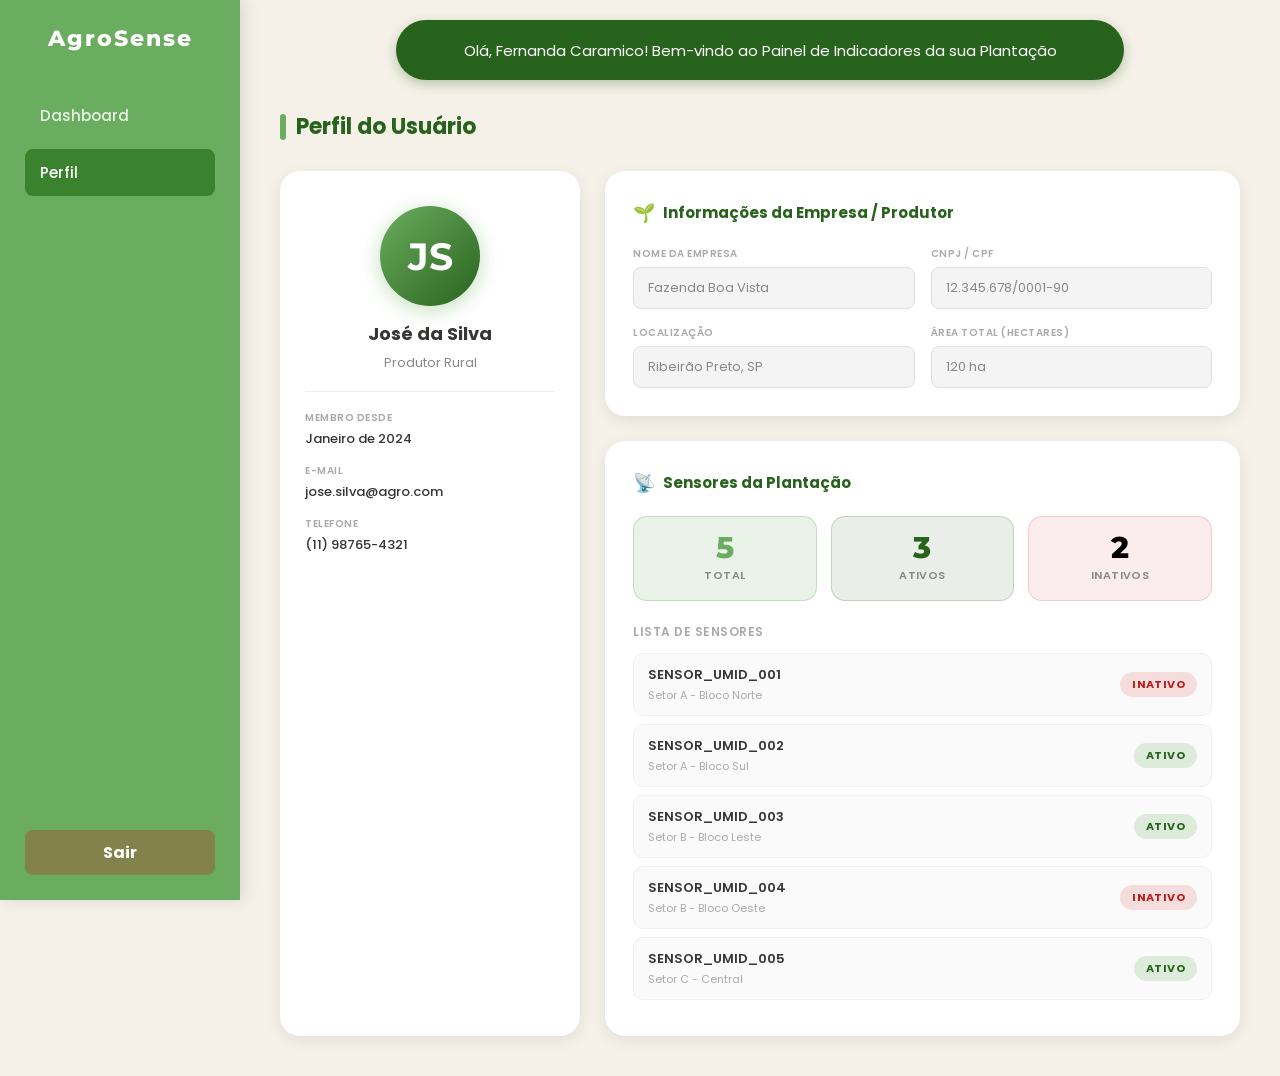
<file: view/perfil.html>
<!DOCTYPE html>
<html lang="pt-br">

<head>
  <meta charset="UTF-8">
  <meta name="viewport" content="width=device-width, initial-scale=1.0">
  <title>AgroSense - Perfil do Usuário</title>
  <link rel="stylesheet" href="../view/css/perfil.css">
  <link rel="preconnect" href="https://fonts.googleapis.com">
  <link href="https://fonts.googleapis.com/css2?family=Montserrat:wght@400;600;700;800&family=Poppins:wght@300;400;500;600;700;800&display=swap" rel="stylesheet">
</head>

<body>

  <aside class="sidebar">
    <div class="logo-sidebar">
      <h2>AgroSense</h2>
      <nav class="menu-itens">
        <a href="chart_dashboard.html">Dashboard</a>
        <a href="perfil.html" class="active">Perfil</a>
      </nav>
      <div class="sidebar-footer">
        <a href="login.html" class="btn-sair">Sair</a>
      </div>
    </div>
  </aside>

  <header>
    <nav class="barradashboard">
      <span>Olá, Fernanda Caramico! Bem-vindo ao Painel de Indicadores da sua Plantação</span>
    </nav>
  </header>

  <div class="main-content">
    <div class="page-title">Perfil do Usuário</div>

    <div class="profile-grid">

      <div class="card-avatar">
        <div class="avatar-circle">JS</div>
        <div class="avatar-nome">José da Silva</div>
        <div class="avatar-cargo">Produtor Rural</div>

        <div class="avatar-divider"></div>

        <div class="info-item">
          <span class="info-label">Membro desde</span>
          <span class="info-value">Janeiro de 2024</span>
        </div>
        <div class="info-item">
          <span class="info-label">E-mail</span>
          <span class="info-value">jose.silva@agro.com</span>
        </div>
        <div class="info-item">
          <span class="info-label">Telefone</span>
          <span class="info-value">(11) 98765-4321</span>
        </div>
      </div>

      <div class="card-empresa">
        <div class="card-titulo">
          <span class="icone">🌱</span> Informações da Empresa / Produtor
        </div>
        <div class="empresa-grid">
          <div class="campo">
            <label>Nome da Empresa</label>
            <input type="text" value="Fazenda Boa Vista" readonly />
          </div>
          <div class="campo">
            <label>CNPJ / CPF</label>
            <input type="text" value="12.345.678/0001-90" readonly />
          </div>
          <div class="campo">
            <label>Localização</label>
            <input type="text" value="Ribeirão Preto, SP" readonly />
          </div>
          <div class="campo">
            <label>Área Total (hectares)</label>
            <input type="text" value="120 ha" readonly />
          </div>
        </div>
      </div>

      <div class="card-sensores">
        <div class="card-titulo">
          <span class="icone">📡</span> Sensores da Plantação
        </div>

        <div class="sensores-resumo">
          <div class="sensor-stat total">
            <span class="numero">5</span>
            <span class="descricao">Total</span>
          </div>
          <div class="sensor-stat ativos">
            <span class="numero">3</span>
            <span class="descricao">Ativos</span>
          </div>
          <div class="sensor-stat inativos">
            <span class="numero">2</span>
            <span class="descricao">Inativos</span>
          </div>
        </div>

        <div class="sensores-lista-titulo">Lista de Sensores</div>

        <div class="sensor-item">
          <div class="sensor-info">
            <span class="sensor-id">SENSOR_UMID_001</span>
            <span class="sensor-local">Setor A - Bloco Norte</span>
          </div>
          <span class="sensor-badge inativo">Inativo</span>
        </div>
        <div class="sensor-item">
          <div class="sensor-info">
            <span class="sensor-id">SENSOR_UMID_002</span>
            <span class="sensor-local">Setor A - Bloco Sul</span>
          </div>
          <span class="sensor-badge ativo">Ativo</span>
        </div>
        <div class="sensor-item">
          <div class="sensor-info">
            <span class="sensor-id">SENSOR_UMID_003</span>
            <span class="sensor-local">Setor B - Bloco Leste</span>
          </div>
          <span class="sensor-badge ativo">Ativo</span>
        </div>
        <div class="sensor-item">
          <div class="sensor-info">
            <span class="sensor-id">SENSOR_UMID_004</span>
            <span class="sensor-local">Setor B - Bloco Oeste</span>
          </div>
          <span class="sensor-badge inativo">Inativo</span>
        </div>
        <div class="sensor-item">
          <div class="sensor-info">
            <span class="sensor-id">SENSOR_UMID_005</span>
            <span class="sensor-local">Setor C - Central</span>
          </div>
          <span class="sensor-badge ativo">Ativo</span>
        </div>
      </div>
    </div>
  </div>

</body>
</html>
</file>
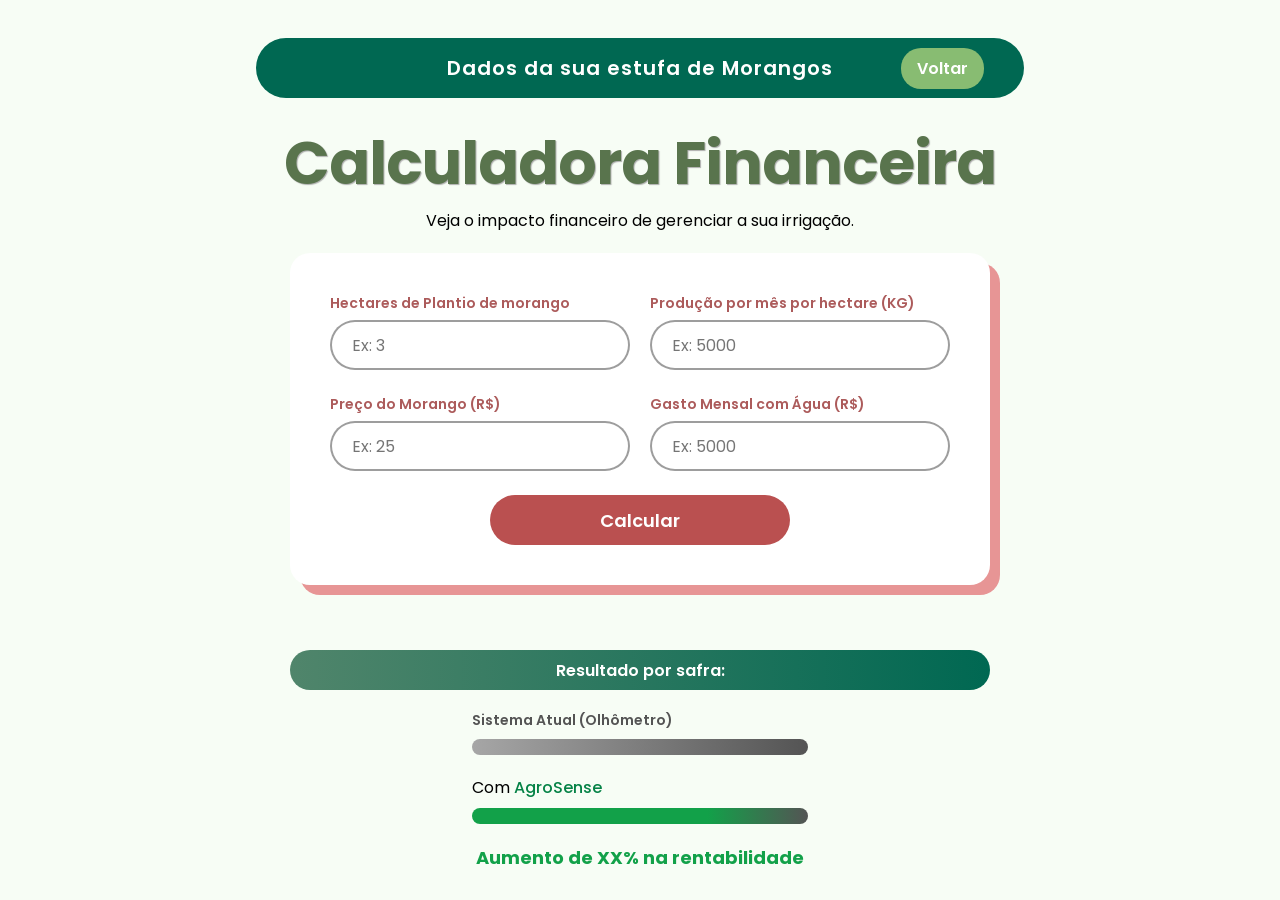
<file: view/simuladorFinanceiro.html>
<!DOCTYPE html>
<html lang="en">

<head>
    <meta charset="UTF-8">
    <link rel="stylesheet" href="./css/simulador.css">
    <meta name="viewport" content="width=device-width, initial-scale=1.0">
    <title>simulador Financeiro</title>
</head>

<body>

    <header>

        <nav class="barraFixa">
            <span class="titulo">Dados da sua estufa de Morangos</span>
            <a href="index.html" class="voltar">Voltar</a>
        </nav>
    </header>


    <main>
        <div class="conteudo_de_texto">
            <h1 class="titulo_calculadora">Calculadora Financeira</h1>
            <p class="paragrafo_calculadora">Veja o impacto financeiro de gerenciar a sua irrigação.</p>
        </div>

        <div class="card_inputs">
            <div class="caixa_inputs">
                <div class="ipt_com_titulo">
                    <p class="titulo_input">Hectares de Plantio de morango</p>
                    <input type="number" id="ipt_plantio" placeholder="Ex: 3">
                </div>
                <div class="ipt_com_titulo">
                    <p class="titulo_input">Produção por mês por hectare (KG)</p>
                    <input type="number" id="ipt_producao" placeholder="Ex: 5000">
                </div>
            </div>

            <div class="caixa_inputs">
                <div class="ipt_com_titulo">
                    <p class="titulo_input">Preço do Morango (R$)</p>
                    <input type="number" id="ipt_morango" placeholder="Ex: 25">
                </div>
                <div class="ipt_com_titulo">
                    <p class="titulo_input">Gasto Mensal com Água (R$)</p>
                    <input type="text" id="ipt_irrigacao" placeholder="Ex: 5000">
                </div>
            </div>

            <button onclick="calcular()" class="btn_calcular">Calcular</button>
        </div>
<br>
        </div>
        <div class="caixa_resultado">
            <p class="frase_resultado">Resultado por safra: </p>
        </div>
        <div id="dv_msg"></div>
        <div class="caixa_analise">
            <p class="texto_olhometro">Sistema Atual (Olhômetro)</p>
            <div class="barraOlhometro"></div>
        </div>

        <div class="caixa_analise">
            <p>Com <span class="span_agroSense">AgroSense</span> </p>
            <div class="barraAgroSense"></div>
        </div>
        <div id="rentabilidade">
            <p class="texto_aumento_porcentagem">Aumento de XX% na rentabilidade</p>
        </div>
        </div>
    </main>
    <footer>


    </footer>
</body>

</html>

<script>
    function calcular() {

        // 30% da produção é perdida para doenças fúngicas sem monitoramento (Embrapa/Agrolink)
        let producao_atual = ipt_producao.value * 0.70
        let receita_atual = ipt_plantio.value * producao_atual * ipt_morango.value
        let lucro_atual = receita_atual - Number(ipt_irrigacao.value)

        // kg perdido por hectare × preço = R$ perdido por doenças no mês
        let perda = ipt_plantio.value * (ipt_producao.value * 0.30) * ipt_morango.value

        // economia de 20% no gasto com irrigação (Canal Rural)
        let novo_gasto_irrigacao = Number(ipt_irrigacao.value) * 0.80; // 0.80 pois os 20% caiu fora com a chegada do agrosense, isso nao ta complexo plmds só pensar

        // 30% a mais de produção com irrigação adequada (Agricultura e Negócio)
        let nova_producao = producao_atual * 1.30
        let nova_receita = ipt_plantio.value * nova_producao * ipt_morango.value

        // lucro com o sensor
        let novo_lucro = nova_receita - novo_gasto_irrigacao
        let diferenca = novo_lucro - lucro_atual

        // porcentagem de rentabilidade
        let aumento_rentabilidade = ((novo_lucro - lucro_atual) / lucro_atual) * 100;

        dv_msg.innerHTML = `
        Custo com irrigação: R$${Number(ipt_irrigacao.value).toFixed(2)} <br>
        Lucro atual: R$${lucro_atual.toFixed(2)} <br>
        Perda por doenças: R$${perda.toFixed(2)} <br><br>

        <b>Com AgroSense</b> <br>
        Receita com AgroSense: R$${nova_receita.toFixed(2)} <br>
        Custo com AgroSense: R$${novo_gasto_irrigacao.toFixed(2)} <br>
        Lucro com AgroSense: R$${novo_lucro.toFixed(2)} <br><br>

        <b>O AgroSense faria você ganhar R$${diferenca.toFixed(2)} a mais por mês, ou seja, <br>
        R$${(diferenca * 12).toFixed(2)} por ano, resolvendo seus problemas de morangos perdidos pelas doenças,
        <br> ajudando a produzir 30% a mais e reduzindo seus gastos com irrigação em 20%.</b>`

        rentabilidade.innerHTML = `<p class="texto_aumento_porcentagem">Aumento de ${aumento_rentabilidade.toFixed(2)}% na rentabilidade</p>`
    }
</script>
</file>
<file: view/css/perfil.css>
@import url('https://fonts.googleapis.com/css2?family=Montserrat:wght@400;600;700;800&family=Poppins:wght@300;400;500;600;700;800&display=swap');

/* ===================== RESET & BASE ===================== */
*, *::before, *::after {
  margin: 0;
  padding: 0;
  box-sizing: border-box;
  text-decoration: none;
}

body {
  font-family: "Poppins", sans-serif;
  background-color: #f5f0e8;
  min-height: 100vh;
}

/* ===================== SIDEBAR ===================== */
.sidebar {
  position: fixed;
  left: 0;
  top: 0;
  width: 240px;
  height: 100vh;
  background-color: #6bad60;
  color: white;
  display: flex;
  flex-direction: column;
  padding: 25px;
  z-index: 1000;
  box-shadow: 4px 0 15px rgba(0,0,0,0.1);
}

.logo-sidebar {
  display: flex;
  flex-direction: column;
  height: 100%;
}

.logo-sidebar h2 {
  color: white;
  margin-bottom: 40px;
  text-align: center;
  font-family: "Montserrat", sans-serif;
  font-weight: 800;
  font-size: 22px;
  letter-spacing: 2px;
}

.menu-itens {
  display: flex;
  flex-direction: column;
  gap: 10px;
  flex-grow: 1;
}

.menu-itens a {
  color: #e8f5e5;
  padding: 12px 15px;
  border-radius: 8px;
  transition: all 0.3s;
  font-size: 15px;
  font-weight: 500;
}

.menu-itens a:hover,
.menu-itens a.active {
  background-color: #3a822d;
  color: white;
}

.sidebar-footer {
  margin-top: auto;
}

.sidebar-footer .btn-sair {
  font-size: 16px;
  font-weight: 700;
  color: #fff;
  background-color: rgba(185, 31, 31, 0.3);
  display: block;
  padding: 10px 15px;
  border-radius: 8px;
  text-align: center;
  margin-top: 20px;
  transition: all 0.3s;
}

.sidebar-footer .btn-sair:hover {
  background-color: #b91f1f;
  transform: scale(1.03);
}

/* ===================== HEADER ===================== */
header {
  margin-left: 240px;
}

.barradashboard {
  font-family: "Poppins", sans-serif;
  color: white;
  font-size: 15px;
  display: flex;
  width: 70%;
  background-color: #28631d;
  justify-content: center;
  height: 60px;
  border-radius: 50px;
  margin: 20px auto;
  align-items: center;
  text-align: center;
  padding: 0 20px;
  box-shadow: 0 4px 12px rgba(40, 99, 29, 0.3);
}

/* ===================== MAIN CONTENT ===================== */
.main-content {
  margin-left: 260px;
  padding: 10px 40px 40px 20px;
}

.page-title {
  font-size: 22px;
  font-weight: 700;
  color: #28631d;
  margin-bottom: 28px;
  display: flex;
  align-items: center;
  gap: 10px;
}

.page-title::before {
  content: "";
  display: inline-block;
  width: 6px;
  height: 26px;
  background-color: #6bad60;
  border-radius: 3px;
}

/* ===================== PROFILE GRID ===================== */
.profile-grid {
  display: grid;
  grid-template-columns: 300px 1fr;
  grid-template-rows: auto auto;
  gap: 25px;
  max-width: 1050px;
}

/* ===================== AVATAR CARD ===================== */
.card-avatar {
  background-color: white;
  border-radius: 20px;
  padding: 35px 25px;
  box-shadow: 0 4px 15px rgba(0,0,0,0.08);
  display: flex;
  flex-direction: column;
  align-items: center;
  gap: 14px;
  grid-row: span 2;
}

.avatar-circle {
  width: 100px;
  height: 100px;
  border-radius: 50%;
  background: linear-gradient(135deg, #6bad60, #28631d);
  display: flex;
  align-items: center;
  justify-content: center;
  font-size: 38px;
  color: white;
  font-weight: 700;
  box-shadow: 0 4px 20px rgba(107, 173, 96, 0.4);
  font-family: "Montserrat", sans-serif;
}

.avatar-nome {
  font-size: 18px;
  font-weight: 700;
  color: #353734;
  text-align: center;
}

.avatar-cargo {
  font-size: 13px;
  color: #888;
  font-weight: 400;
  text-align: center;
  margin-top: -8px;
}

.avatar-divider {
  width: 100%;
  height: 1px;
  background-color: #eee;
  margin: 4px 0;
}

.info-item {
  width: 100%;
  display: flex;
  flex-direction: column;
  gap: 3px;
}

.info-label {
  font-size: 10px;
  color: #aaa;
  font-weight: 600;
  text-transform: uppercase;
  letter-spacing: 0.5px;
}

.info-value {
  font-size: 13px;
  color: #353734;
  font-weight: 500;
}

/* ===================== COMPANY CARD ===================== */
.card-empresa {
  background-color: white;
  border-radius: 20px;
  padding: 28px;
  box-shadow: 0 4px 15px rgba(0,0,0,0.08);
}

.card-titulo {
  font-size: 15px;
  font-weight: 700;
  color: #28631d;
  margin-bottom: 20px;
  display: flex;
  align-items: center;
  gap: 8px;
}

.card-titulo .icone {
  font-size: 18px;
}

.empresa-grid {
  display: grid;
  grid-template-columns: 1fr 1fr;
  gap: 16px;
}

.campo {
  display: flex;
  flex-direction: column;
  gap: 5px;
}

.campo label {
  font-size: 10px;
  color: #aaa;
  font-weight: 600;
  text-transform: uppercase;
  letter-spacing: 0.5px;
}

.campo input {
  padding: 10px 14px;
  border: 1.5px solid #e0e0e0;
  border-radius: 8px;
  font-family: "Poppins", sans-serif;
  font-size: 13px;
  color: #353734;
  background-color: #fafafa;
  outline: none;
  transition: 0.2s;
}

.campo input:focus {
  border-color: #6bad60;
  background-color: white;
}

.campo input[readonly] {
  background-color: #f4f4f4;
  color: #888;
  cursor: default;
}

/* ===================== SENSORS CARD ===================== */
.card-sensores {
  background-color: white;
  border-radius: 20px;
  padding: 28px;
  box-shadow: 0 4px 15px rgba(0,0,0,0.08);
}

.sensores-resumo {
  display: grid;
  grid-template-columns: repeat(3, 1fr);
  gap: 14px;
  margin-bottom: 22px;
}

.sensor-stat {
  border-radius: 14px;
  padding: 16px;
  text-align: center;
  display: flex;
  flex-direction: column;
  gap: 4px;
}

.sensor-stat.total   { background-color: rgba(107,173,96,0.15); border: 1.5px solid rgba(107,173,96,0.3); }
.sensor-stat.ativos  { background-color: rgba(40,99,29,0.10);   border: 1.5px solid rgba(40,99,29,0.2); }
.sensor-stat.inativos{ background-color: rgba(223,106,106,0.12);border: 1.5px solid rgba(223,106,106,0.25); }

.sensor-stat .numero {
  font-size: 30px;
  font-weight: 800;
  line-height: 1;
  font-family: "Montserrat", sans-serif;
}

.sensor-stat.total   .numero { color: #6bad60; }
.sensor-stat.ativos  .numero { color: #28631d; }
.sensor-stat.inativos.numero { color: #df6a6a; }

.sensor-stat .descricao {
  font-size: 11px;
  font-weight: 600;
  color: #888;
  text-transform: uppercase;
  letter-spacing: 0.4px;
}

.sensores-lista-titulo {
  font-size: 12px;
  font-weight: 600;
  color: #aaa;
  text-transform: uppercase;
  letter-spacing: 0.5px;
  margin-bottom: 12px;
}

.sensor-item {
  display: flex;
  align-items: center;
  justify-content: space-between;
  padding: 11px 14px;
  border-radius: 10px;
  margin-bottom: 8px;
  background-color: #fafafa;
  border: 1px solid #f0f0f0;
  transition: 0.2s;
}

.sensor-item:hover {
  background-color: #f0f8ef;
  border-color: #c5e0c2;
}

.sensor-info {
  display: flex;
  flex-direction: column;
  gap: 2px;
}

.sensor-id {
  font-size: 13px;
  font-weight: 600;
  color: #353734;
}

.sensor-local {
  font-size: 11px;
  color: #aaa;
}

.sensor-badge {
  font-size: 11px;
  font-weight: 700;
  padding: 4px 12px;
  border-radius: 20px;
  text-transform: uppercase;
  letter-spacing: 0.4px;
}

.sensor-badge.ativo   { background-color: rgba(107,173,96,0.2); color: #28631d; }
.sensor-badge.inativo { background-color: rgba(223,106,106,0.2); color: #b91f1f; }
</file>
<file: view/css/simulador.css>
@import url('https://fonts.googleapis.com/css2?family=Poppins:ital,wght@0,100;0,200;0,300;0,400;0,500;0,600;0,700;0,800;0,900;1,100;1,200;1,300;1,400;1,500;1,600;1,700;1,800;1,900&display=swap');

* {
    margin: 0;
    padding: 0;
    box-sizing: border-box;
    font-family: "Poppins", sans-serif;
    font-style: normal;
}

header {
    display: flex;
    justify-content: center;
    align-items: center;
    padding-top: 2%;
}

body {
     background-color: #f7fdf5;
     overflow-x: hidden;
}

.barraFixa {
    background-color: #006852;
    width: 60%;
    height: auto;
    border-radius: 30px;
    position: relative;
    margin-top: 1%;
    color: white;
    font-size: 20px;
    font-weight: 600;
    display: flex;
    align-items: center;
    justify-content: center;
    padding: 15px 8px;
}

.titulo {
    text-align: center;
    letter-spacing: 1px;
}

.voltar {
    position: absolute;
    right: 40px;
    color: white;
    text-decoration: none;
    font-size: 16px;
    font-weight: 600;
    background-color: #88bc72;
    padding: 8px 16px;
    border-radius: 20px;
    transition: background-color 0.2s, width 0.2s;
}

.voltar:hover {
    color: #7caa68;
}

main {
    flex-direction: column;
    display: flex;
    justify-content: center;
    align-items: center;
    gap: 20px;
    padding-top: 20px;
    padding-bottom: 20px;
}

.conteudo_de_texto {
    display: flex;
    justify-content: center;
    flex-direction: column;
    align-items: center;
}

.conteudo_de_input {
    gap: 30px;
}

.titulo_calculadora {
    font-size: 60px;
    font-weight: 700;
    color: #59744d;
    text-shadow: 1px 1px 1px #adaead;
    letter-spacing: -1px;
    text-align: center;
}

.card_inputs {
    background-color: #ffffff;
    border-radius: 20px;
    padding: 40px;
    display: flex;
    flex-direction: column;
    gap: 24px;
    align-items: center;
    box-shadow: 10px 10px #e79595; 
    width: fit-content;
}

.titulo_input {
    font-weight: 600;
    color: #ac5b5b;
    font-size: 14px;
}

.caixa_inputs {
    display: flex;
    flex-direction: row;
    gap: 20px;
   
}

.ipt_com_titulo {
    display: flex;
    flex-direction: column;
    gap: 6px;
}

input {
    width: 300px;
    height: 50px;
    border: solid #00000062 2px;
    border-radius: 25px;
    padding-left: 20px;
    font-size: 16px;
    background-color: #ffffff;
    color: #2b2b2b;
}

.btn_calcular {
    width: 300px;
    height: 50px;
    border: none;
    border-radius: 25px;
    background-color: rgb(186, 80, 80);
    color: white;
    font-weight: 600;
    font-size: 18px;
    font-family: "Poppins", sans-serif;
    cursor: pointer;
    transition: background-color 0.2s;
}

.btn_calcular:hover {
    background-color: #c94f4f;
}

.frase_resultado {
    background-image: linear-gradient(to right, #50856b, #006852);
    width: 700px;
    height: 40px;
    color: white;
    display: flex;
    align-items: center;
    justify-content: center;
    border-radius: 20px;
    font-weight: 600;
    font-size: 16px;
}

.caixa_analise {
    display: flex;
    flex-direction: column;
    gap: 8px;
}

.texto_olhometro {
    color: #545454;
    font-weight: 600;
    font-size: 14px;
}

.barraOlhometro {
    width: 21em;
    height: 1em;
    background-image: linear-gradient(to right, #a6a6a6, #545454);
    border-radius: 20px;
}

.span_agroSense {
    color: #058246;
    font-weight: 500;
}

.barraAgroSense {
    width: 21em;
    height: 1em;
    background-image: linear-gradient(to right, #12a149 70%, #545454);
    border-radius: 20px;
}

.texto_aumento_porcentagem {
    color: #12a149;
    font-weight: 700;
    font-size: 18px;
}

#dv_msg {
    background-color: #e9d9d9;
    border-radius: 20px;
    display: none;
    width: 700px;
    color: #2b2b2b;
    line-height: 1.8;
    align-items: center;
    box-shadow: 10px 10px #e79595;
    justify-content: center;
    flex-direction: column;
    text-align: center;
    padding: 30px;
    margin: 20px auto;
    font-size: 16px;
}

#dv_msg:not(:empty) {
    display: flex;
    flex-direction: column;
    align-items: center;
    text-align: center;
}
</file>
